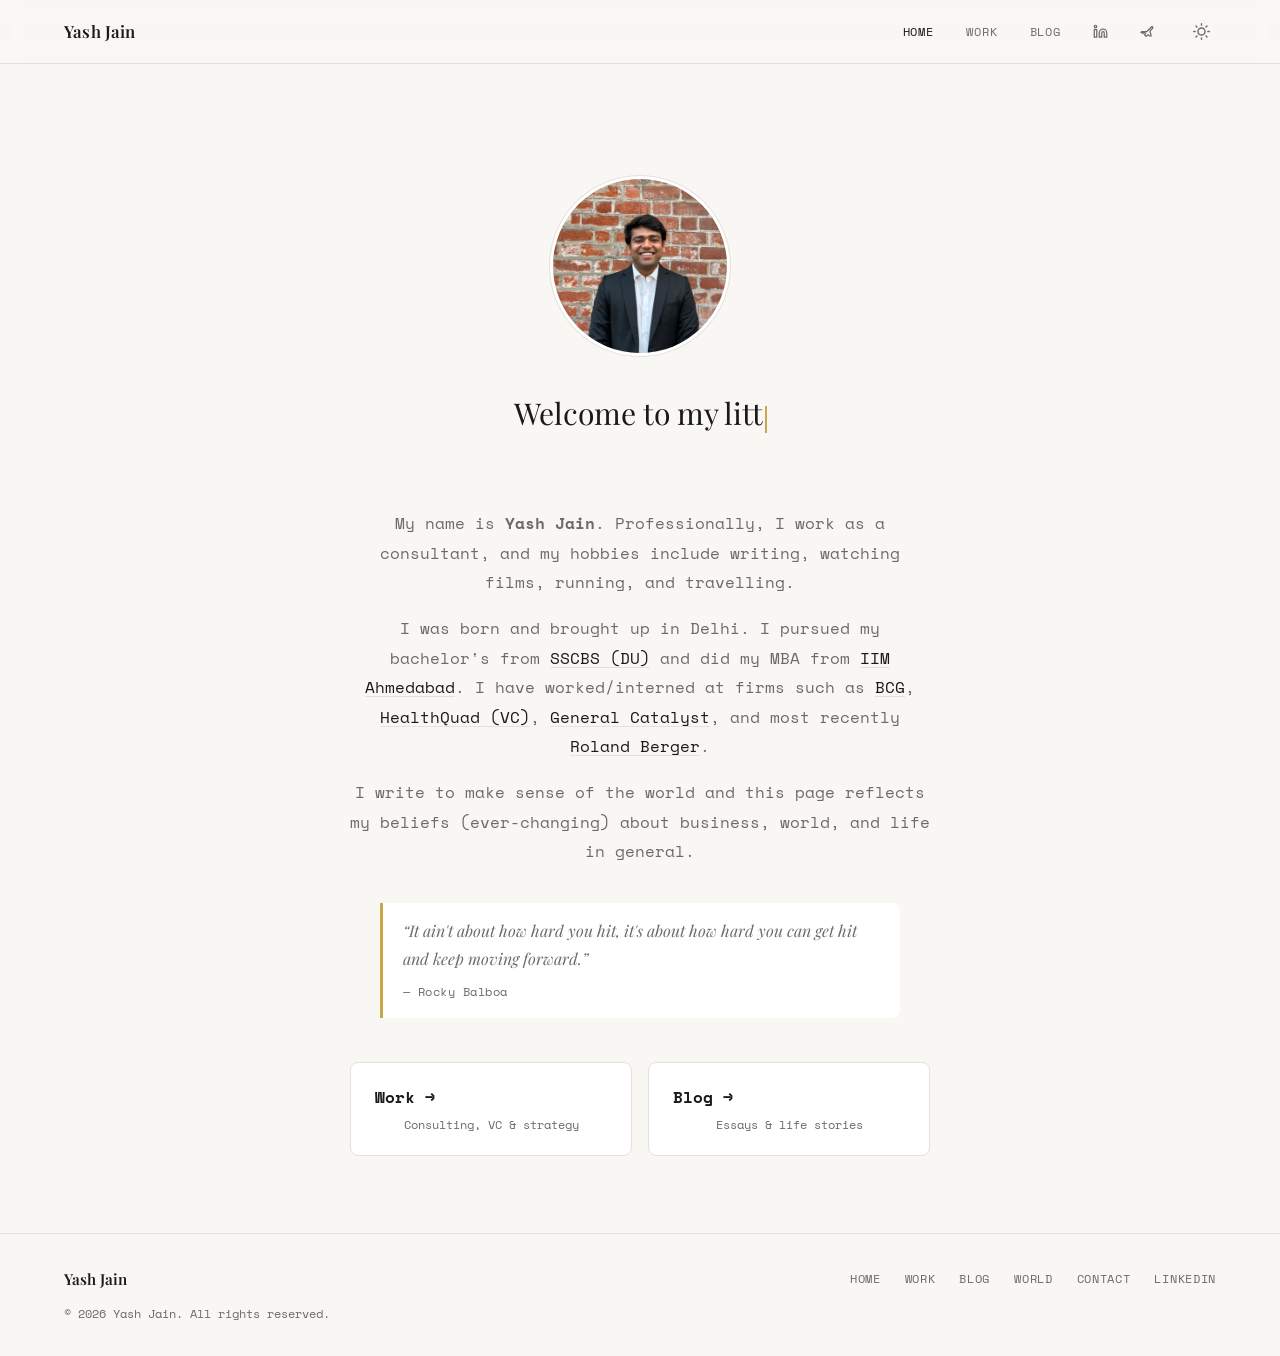
<file: index.html>
<!DOCTYPE html>
<html lang="en" data-theme="light">
<head>
  <script>
    (function () {
      try {
        document.documentElement.dataset.theme =
          localStorage.getItem('theme') || 'light';
      } catch (_) {}
    })();
  </script>
  <meta charset="UTF-8" />
  <meta name="viewport" content="width=device-width, initial-scale=1.0" />
  <title>Yash Jain</title>
  <meta name="description"
    content="Yash Jain — Management Consultant, Writer, and Explorer." />
  <link rel="icon" type="image/svg+xml" href="assets/favicon.svg" />
  <link rel="preconnect" href="https://fonts.googleapis.com" />
  <link rel="preconnect" href="https://fonts.gstatic.com" crossorigin />
  <link rel="stylesheet" href="css/style.css" />
</head>
<body data-page="home">

  <!-- ═══ NAV ═══ -->
  <nav class="nav">
    <a href="index.html" class="nav-logo">Yash Jain</a>

    <div class="nav-right">
      <div class="nav-links">
        <a href="index.html"      data-nav="home">Home</a>
        <a href="work.html"       data-nav="work">Work</a>
        <a href="blog/index.html" data-nav="blog-index">Blog</a>
        <a href="https://www.linkedin.com/in/yash-jain-02a8b918b/"
          target="_blank" rel="noopener noreferrer"
          class="nav-icon-link" aria-label="LinkedIn">
          <svg xmlns="http://www.w3.org/2000/svg" viewBox="0 0 24 24"
            fill="none" stroke="currentColor" stroke-width="2"
            stroke-linecap="round" stroke-linejoin="round">
            <path d="M16 8a6 6 0 0 1 6 6v7h-4v-7a2 2 0 0 0-2-2 2 2 0 0 0-2 2v7h-4v-7a6 6 0 0 1 6-6z"/>
            <rect x="2" y="9" width="4" height="12"/>
            <circle cx="4" cy="4" r="2"/>
          </svg>
        </a>
        <a href="world.html" data-nav="world" class="nav-icon-link" aria-label="World">
          <svg xmlns="http://www.w3.org/2000/svg" viewBox="0 0 24 24"
            fill="none" stroke="currentColor" stroke-width="2"
            stroke-linecap="round" stroke-linejoin="round">
            <path d="M17.8 19.2 16 11l3.5-3.5C21 6 21 4 19 4l-8 8H3l-1.5 1.5L5 15l2-2 2 2-2 2 2.5 2.5L11 19l2-2 2 2z"/>
          </svg>
        </a>
      </div>

      <button class="theme-toggle" id="themeToggle" aria-label="Toggle theme">
        <svg class="icon-sun" xmlns="http://www.w3.org/2000/svg"
          viewBox="0 0 24 24" fill="none" stroke="currentColor"
          stroke-width="2" stroke-linecap="round" stroke-linejoin="round">
          <circle cx="12" cy="12" r="5"/>
          <line x1="12" y1="1"  x2="12" y2="3"/>
          <line x1="12" y1="21" x2="12" y2="23"/>
          <line x1="4.22" y1="4.22"   x2="5.64"  y2="5.64"/>
          <line x1="18.36" y1="18.36" x2="19.78" y2="19.78"/>
          <line x1="1"  y1="12" x2="3"  y2="12"/>
          <line x1="21" y1="12" x2="23" y2="12"/>
          <line x1="4.22"  y1="19.78" x2="5.64"  y2="18.36"/>
          <line x1="18.36" y1="5.64"  x2="19.78" y2="4.22"/>
        </svg>
        <svg class="icon-moon" xmlns="http://www.w3.org/2000/svg"
          viewBox="0 0 24 24" fill="none" stroke="currentColor"
          stroke-width="2" stroke-linecap="round" stroke-linejoin="round">
          <path d="M21 12.79A9 9 0 1 1 11.21 3 7 7 0 0 0 21 12.79z"/>
        </svg>
      </button>

      <button class="hamburger" id="hamburger" aria-label="Open menu"
        aria-expanded="false">
        <span></span><span></span><span></span>
      </button>
    </div>
  </nav>

  <!-- Mobile nav drawer -->
  <div class="nav-mobile" id="navMobile">
    <a href="index.html"      data-nav="home">Home</a>
    <a href="work.html"       data-nav="work">Work</a>
    <a href="blog/index.html" data-nav="blog-index">Blog</a>
    <a href="world.html"      data-nav="world">World</a>
    <a href="contact.html"    data-nav="contact">Contact</a>
  </div>

  <!-- ═══ MAIN ═══ -->
  <main>
    <div class="container">
      <section class="hero">

        <!-- Avatar placeholder — replace initials with <img> once photo is ready -->
        <div class="hero-avatar-hover reveal">
          <div class="hero-avatar">
            <img src="assets/photo.jpg" alt="Yash Jain" />
          </div>
        </div>

        <!-- Typewriter line — text loaded from data/home.md frontmatter -->
        <h1 class="hero-tagline">
          <span id="typewriter"></span><span class="cursor"></span>
        </h1>

        <!-- Bio — rendered from data/home.md body (markdown with links) -->
        <div class="hero-bio fade-in" id="heroBio" style="animation-delay: 0.2s"></div>

        <!-- Quote — rendered from data/home.md frontmatter -->
        <div class="hero-quote fade-in" style="animation-delay: 0.4s">
          <blockquote id="heroQuote"></blockquote>
          <cite id="heroQuoteAuthor"></cite>
        </div>

        <!-- Section navigation cards -->
        <div class="home-sections fade-in" style="animation-delay: 0.6s">
          <a href="work.html" class="home-section-card">
            <div class="home-section-card-title">Work &rarr;</div>
            <div class="home-section-card-desc">Consulting, VC &amp; strategy</div>
          </a>
          <a href="blog/index.html" class="home-section-card">
            <div class="home-section-card-title">Blog &rarr;</div>
            <div class="home-section-card-desc">Essays &amp; life stories</div>
          </a>
        </div>


      </section>
    </div>
  </main>

  <!-- ═══ FOOTER ═══ -->
  <footer>
    <span class="footer-name">Yash Jain</span>
    <div class="footer-links">
      <a href="index.html">Home</a>
      <a href="work.html">Work</a>
      <a href="blog/index.html">Blog</a>
      <a href="world.html">World</a>
      <a href="contact.html">Contact</a>
      <a href="https://www.linkedin.com/in/yash-jain-02a8b918b/"
        target="_blank" rel="noopener noreferrer">LinkedIn</a>
    </div>
    <span class="footer-copy">
      © <span id="footerYear"></span> Yash Jain. All rights reserved.
    </span>
  </footer>

  <script src="js/main.js"></script>
</body>
</html>
</file>
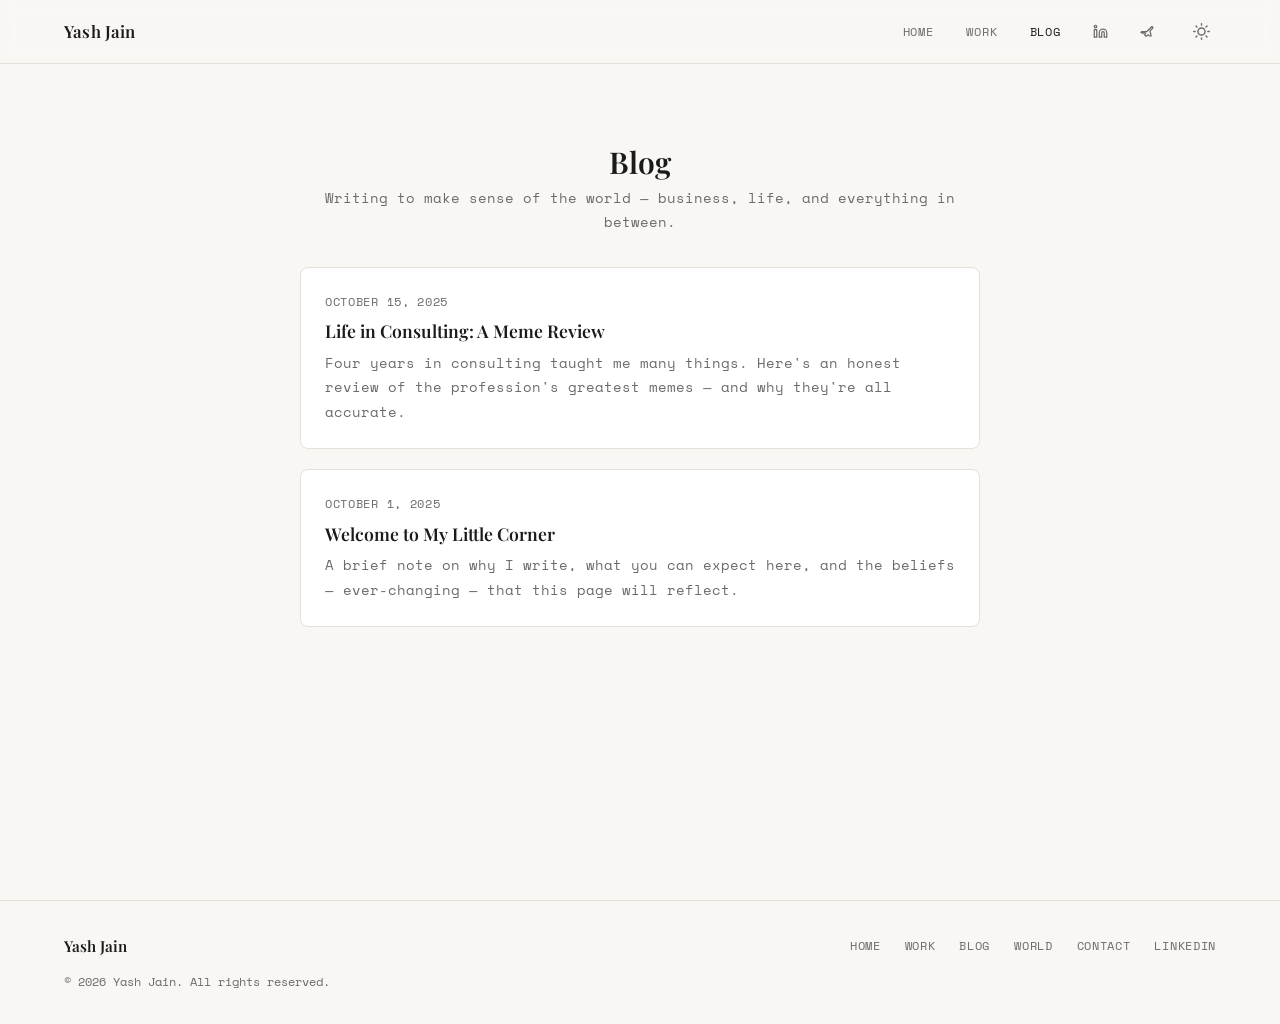
<file: blog/index.html>
<!DOCTYPE html>
<html lang="en" data-theme="light">
<head>
  <script>
    (function () {
      try {
        document.documentElement.dataset.theme =
          localStorage.getItem('theme') || 'light';
      } catch (_) {}
    })();
  </script>
  <meta charset="UTF-8" />
  <meta name="viewport" content="width=device-width, initial-scale=1.0" />
  <title>Blog — Yash Jain</title>
  <meta name="description"
    content="Writing by Yash Jain on business, the world, and life." />
  <link rel="icon" type="image/svg+xml" href="../assets/favicon.svg" />
  <link rel="preconnect" href="https://fonts.googleapis.com" />
  <link rel="preconnect" href="https://fonts.gstatic.com" crossorigin />
  <link rel="stylesheet" href="../css/style.css" />
</head>
<body data-page="blog-index">

  <!-- ═══ NAV ═══ -->
  <nav class="nav">
    <a href="../index.html" class="nav-logo">Yash Jain</a>

    <div class="nav-right">
      <div class="nav-links">
        <a href="../index.html"   data-nav="home">Home</a>
        <a href="../work.html"    data-nav="work">Work</a>
        <a href="index.html"      data-nav="blog-index">Blog</a>
        <a href="https://www.linkedin.com/in/yash-jain-02a8b918b/"
          target="_blank" rel="noopener noreferrer"
          class="nav-icon-link" aria-label="LinkedIn">
          <svg xmlns="http://www.w3.org/2000/svg" viewBox="0 0 24 24"
            fill="none" stroke="currentColor" stroke-width="2"
            stroke-linecap="round" stroke-linejoin="round">
            <path d="M16 8a6 6 0 0 1 6 6v7h-4v-7a2 2 0 0 0-2-2 2 2 0 0 0-2 2v7h-4v-7a6 6 0 0 1 6-6z"/>
            <rect x="2" y="9" width="4" height="12"/>
            <circle cx="4" cy="4" r="2"/>
          </svg>
        </a>
        <a href="../world.html" data-nav="world" class="nav-icon-link" aria-label="World">
          <svg xmlns="http://www.w3.org/2000/svg" viewBox="0 0 24 24"
            fill="none" stroke="currentColor" stroke-width="2"
            stroke-linecap="round" stroke-linejoin="round">
            <path d="M17.8 19.2 16 11l3.5-3.5C21 6 21 4 19 4l-8 8H3l-1.5 1.5L5 15l2-2 2 2-2 2 2.5 2.5L11 19l2-2 2 2z"/>
          </svg>
        </a>
      </div>

      <button class="theme-toggle" id="themeToggle" aria-label="Toggle theme">
        <svg class="icon-sun" xmlns="http://www.w3.org/2000/svg"
          viewBox="0 0 24 24" fill="none" stroke="currentColor"
          stroke-width="2" stroke-linecap="round" stroke-linejoin="round">
          <circle cx="12" cy="12" r="5"/>
          <line x1="12" y1="1"  x2="12" y2="3"/>
          <line x1="12" y1="21" x2="12" y2="23"/>
          <line x1="4.22" y1="4.22"   x2="5.64"  y2="5.64"/>
          <line x1="18.36" y1="18.36" x2="19.78" y2="19.78"/>
          <line x1="1"  y1="12" x2="3"  y2="12"/>
          <line x1="21" y1="12" x2="23" y2="12"/>
          <line x1="4.22"  y1="19.78" x2="5.64"  y2="18.36"/>
          <line x1="18.36" y1="5.64"  x2="19.78" y2="4.22"/>
        </svg>
        <svg class="icon-moon" xmlns="http://www.w3.org/2000/svg"
          viewBox="0 0 24 24" fill="none" stroke="currentColor"
          stroke-width="2" stroke-linecap="round" stroke-linejoin="round">
          <path d="M21 12.79A9 9 0 1 1 11.21 3 7 7 0 0 0 21 12.79z"/>
        </svg>
      </button>

      <button class="hamburger" id="hamburger" aria-label="Open menu"
        aria-expanded="false">
        <span></span><span></span><span></span>
      </button>
    </div>
  </nav>

  <div class="nav-mobile" id="navMobile">
    <a href="../index.html"   data-nav="home">Home</a>
    <a href="../work.html"    data-nav="work">Work</a>
    <a href="index.html"      data-nav="blog-index">Blog</a>
    <a href="../world.html"   data-nav="world">World</a>
    <a href="../contact.html" data-nav="contact">Contact</a>
  </div>

  <!-- ═══ MAIN ═══ -->
  <main>
    <div class="container">

      <div class="page-header" style="display: block; padding-bottom: 2rem;">
        <h1 class="section-title">Blog</h1>
        <p class="section-subtitle">
          Writing to make sense of the world — business, life, and everything
          in between.
        </p>
      </div>

      <!-- Cards are injected here by main.js -->
      <div class="blog-grid" id="blogGrid">
        <p class="loading">Loading posts…</p>
      </div>

    </div>
  </main>

  <!-- ═══ FOOTER ═══ -->
  <footer>
    <span class="footer-name">Yash Jain</span>
    <div class="footer-links">
      <a href="../index.html">Home</a>
      <a href="../work.html">Work</a>
      <a href="index.html">Blog</a>
      <a href="../world.html">World</a>
      <a href="../contact.html">Contact</a>
      <a href="https://www.linkedin.com/in/yash-jain-02a8b918b/"
        target="_blank" rel="noopener noreferrer">LinkedIn</a>
    </div>
    <span class="footer-copy">
      © <span id="footerYear"></span> Yash Jain. All rights reserved.
    </span>
  </footer>

  <script src="../js/main.js"></script>
</body>
</html>
</file>
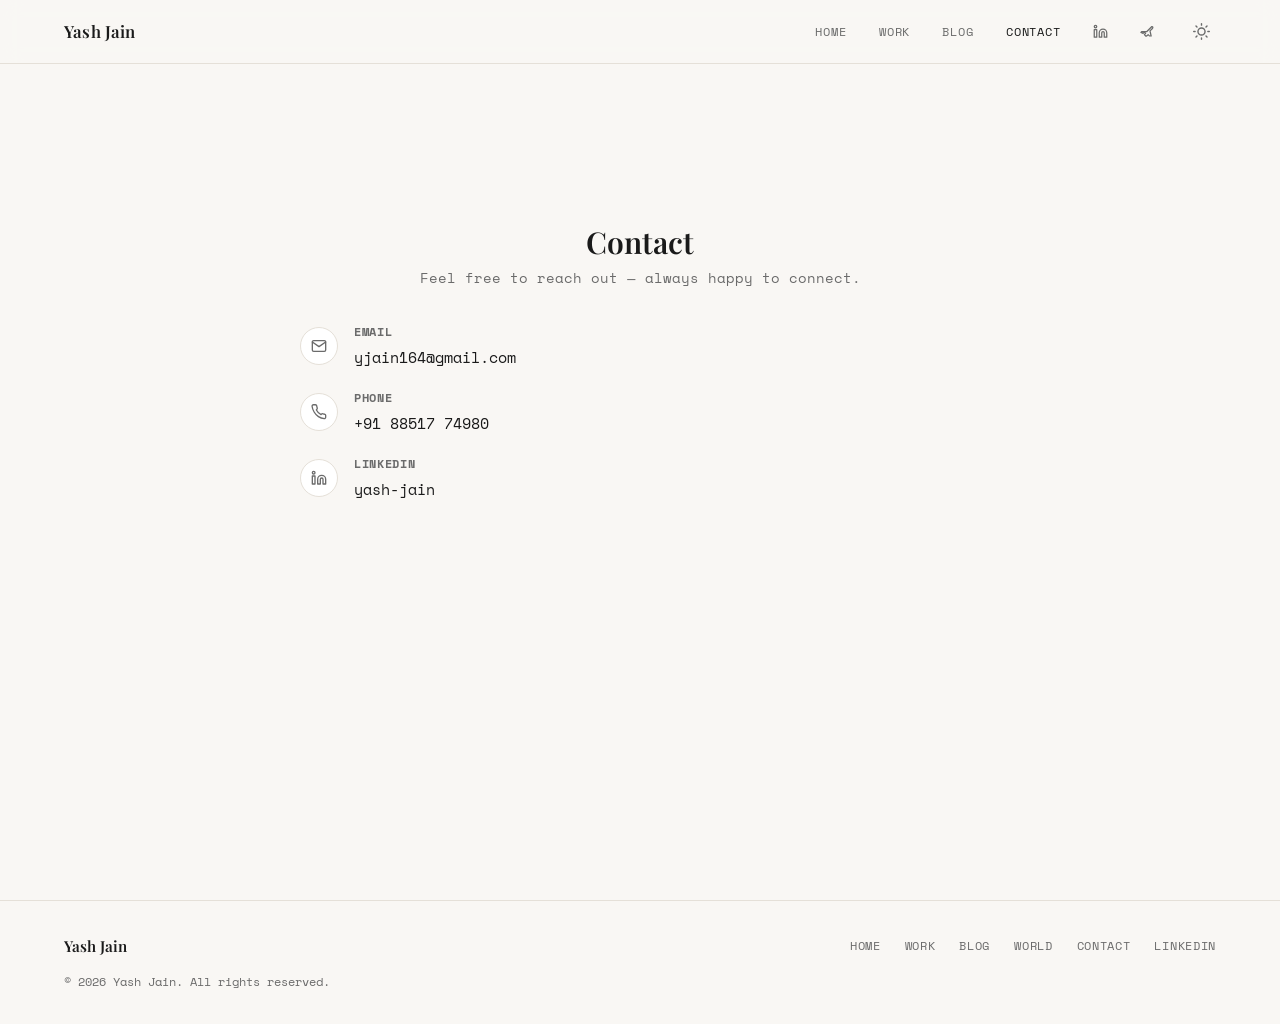
<file: contact.html>
<!DOCTYPE html>
<html lang="en" data-theme="light">
<head>
  <script>
    (function () {
      try {
        document.documentElement.dataset.theme =
          localStorage.getItem('theme') || 'light';
      } catch (_) {}
    })();
  </script>
  <meta charset="UTF-8" />
  <meta name="viewport" content="width=device-width, initial-scale=1.0" />
  <title>Contact — Yash Jain</title>
  <meta name="description" content="Get in touch with Yash Jain." />
  <link rel="icon" type="image/svg+xml" href="assets/favicon.svg" />
  <link rel="preconnect" href="https://fonts.googleapis.com" />
  <link rel="preconnect" href="https://fonts.gstatic.com" crossorigin />
  <link rel="stylesheet" href="css/style.css" />
</head>
<body data-page="contact">

  <!-- ═══ NAV ═══ -->
  <nav class="nav">
    <a href="index.html" class="nav-logo">Yash Jain</a>

    <div class="nav-right">
      <div class="nav-links">
        <a href="index.html"      data-nav="home">Home</a>
        <a href="work.html"       data-nav="work">Work</a>
        <a href="blog/index.html" data-nav="blog-index">Blog</a>
        <a href="contact.html"    data-nav="contact">Contact</a>
        <a href="https://www.linkedin.com/in/yash-jain-02a8b918b/"
          target="_blank" rel="noopener noreferrer"
          class="nav-icon-link" aria-label="LinkedIn">
          <svg xmlns="http://www.w3.org/2000/svg" viewBox="0 0 24 24"
            fill="none" stroke="currentColor" stroke-width="2"
            stroke-linecap="round" stroke-linejoin="round">
            <path d="M16 8a6 6 0 0 1 6 6v7h-4v-7a2 2 0 0 0-2-2 2 2 0 0 0-2 2v7h-4v-7a6 6 0 0 1 6-6z"/>
            <rect x="2" y="9" width="4" height="12"/>
            <circle cx="4" cy="4" r="2"/>
          </svg>
        </a>
        <a href="world.html" data-nav="world" class="nav-icon-link" aria-label="World">
          <svg xmlns="http://www.w3.org/2000/svg" viewBox="0 0 24 24"
            fill="none" stroke="currentColor" stroke-width="2"
            stroke-linecap="round" stroke-linejoin="round">
            <path d="M17.8 19.2 16 11l3.5-3.5C21 6 21 4 19 4l-8 8H3l-1.5 1.5L5 15l2-2 2 2-2 2 2.5 2.5L11 19l2-2 2 2z"/>
          </svg>
        </a>
      </div>

      <button class="theme-toggle" id="themeToggle" aria-label="Toggle theme">
        <svg class="icon-sun" xmlns="http://www.w3.org/2000/svg"
          viewBox="0 0 24 24" fill="none" stroke="currentColor"
          stroke-width="2" stroke-linecap="round" stroke-linejoin="round">
          <circle cx="12" cy="12" r="5"/>
          <line x1="12" y1="1"  x2="12" y2="3"/>
          <line x1="12" y1="21" x2="12" y2="23"/>
          <line x1="4.22" y1="4.22"   x2="5.64"  y2="5.64"/>
          <line x1="18.36" y1="18.36" x2="19.78" y2="19.78"/>
          <line x1="1"  y1="12" x2="3"  y2="12"/>
          <line x1="21" y1="12" x2="23" y2="12"/>
          <line x1="4.22"  y1="19.78" x2="5.64"  y2="18.36"/>
          <line x1="18.36" y1="5.64"  x2="19.78" y2="4.22"/>
        </svg>
        <svg class="icon-moon" xmlns="http://www.w3.org/2000/svg"
          viewBox="0 0 24 24" fill="none" stroke="currentColor"
          stroke-width="2" stroke-linecap="round" stroke-linejoin="round">
          <path d="M21 12.79A9 9 0 1 1 11.21 3 7 7 0 0 0 21 12.79z"/>
        </svg>
      </button>

      <button class="hamburger" id="hamburger" aria-label="Open menu"
        aria-expanded="false">
        <span></span><span></span><span></span>
      </button>
    </div>
  </nav>

  <div class="nav-mobile" id="navMobile">
    <a href="index.html"      data-nav="home">Home</a>
    <a href="work.html"       data-nav="work">Work</a>
    <a href="blog/index.html" data-nav="blog-index">Blog</a>
    <a href="world.html"      data-nav="world">World</a>
    <a href="contact.html"    data-nav="contact">Contact</a>
  </div>

  <!-- ═══ MAIN ═══ -->
  <main>
    <div class="container">
      <section class="contact-section">

        <div class="page-header" style="padding-bottom: 0; display: block;">
          <h1 class="section-title">Contact</h1>
          <p class="section-subtitle">
            Feel free to reach out — always happy to connect.
          </p>
        </div>

        <ul class="contact-list">

          <!-- Email — update to Yash's real email -->
          <li class="contact-item">
            <div class="contact-icon">
              <svg xmlns="http://www.w3.org/2000/svg" viewBox="0 0 24 24"
                fill="none" stroke="currentColor" stroke-width="2"
                stroke-linecap="round" stroke-linejoin="round">
                <path d="M4 4h16c1.1 0 2 .9 2 2v12c0 1.1-.9 2-2 2H4c-1.1 0-2-.9-2-2V6c0-1.1.9-2 2-2z"/>
                <polyline points="22,6 12,13 2,6"/>
              </svg>
            </div>
            <div>
              <span class="contact-label">Email</span>
              <!-- Replace with Yash's real email address -->
              <a class="contact-value"
                href="mailto:yjain164@gmail.com">
                yjain164@gmail.com
              </a>
            </div>
          </li>

          <!-- Phone — update to Yash's real number -->
          <li class="contact-item">
            <div class="contact-icon">
              <svg xmlns="http://www.w3.org/2000/svg" viewBox="0 0 24 24"
                fill="none" stroke="currentColor" stroke-width="2"
                stroke-linecap="round" stroke-linejoin="round">
                <path d="M22 16.92v3a2 2 0 0 1-2.18 2 19.79 19.79 0 0 1-8.63-3.07A19.5 19.5 0 0 1 4.69 12a19.79 19.79 0 0 1-3.07-8.67A2 2 0 0 1 3.59 1.18h3a2 2 0 0 1 2 1.72 12.84 12.84 0 0 0 .7 2.81 2 2 0 0 1-.45 2.11L8.09 8.91A16 16 0 0 0 15.09 15.91l.8-.8a2 2 0 0 1 2.11-.45 12.84 12.84 0 0 0 2.81.7A2 2 0 0 1 22 16.92z"/>
              </svg>
            </div>
            <div>
              <span class="contact-label">Phone</span>
              <!-- Replace with Yash's real phone number -->
              <a class="contact-value" href="tel:+918851774980">
                +91 88517 74980
              </a>
            </div>
          </li>

          <!-- LinkedIn -->
          <li class="contact-item">
            <div class="contact-icon">
              <svg xmlns="http://www.w3.org/2000/svg" viewBox="0 0 24 24"
                fill="none" stroke="currentColor" stroke-width="2"
                stroke-linecap="round" stroke-linejoin="round">
                <path d="M16 8a6 6 0 0 1 6 6v7h-4v-7a2 2 0 0 0-2-2 2 2 0 0 0-2 2v7h-4v-7a6 6 0 0 1 6-6z"/>
                <rect x="2" y="9" width="4" height="12"/>
                <circle cx="4" cy="4" r="2"/>
              </svg>
            </div>
            <div>
              <span class="contact-label">LinkedIn</span>
              <a class="contact-value"
                href="https://www.linkedin.com/in/yash-jain-02a8b918b/"
                target="_blank" rel="noopener noreferrer">
                yash-jain
              </a>
            </div>
          </li>

        </ul>
      </section>
    </div>
  </main>

  <!-- ═══ FOOTER ═══ -->
  <footer>
    <span class="footer-name">Yash Jain</span>
    <div class="footer-links">
      <a href="index.html">Home</a>
      <a href="work.html">Work</a>
      <a href="blog/index.html">Blog</a>
      <a href="world.html">World</a>
      <a href="contact.html">Contact</a>
      <a href="https://www.linkedin.com/in/yash-jain-02a8b918b/"
        target="_blank" rel="noopener noreferrer">LinkedIn</a>
    </div>
    <span class="footer-copy">
      © <span id="footerYear"></span> Yash Jain. All rights reserved.
    </span>
  </footer>

  <script src="js/main.js"></script>
</body>
</html>
</file>
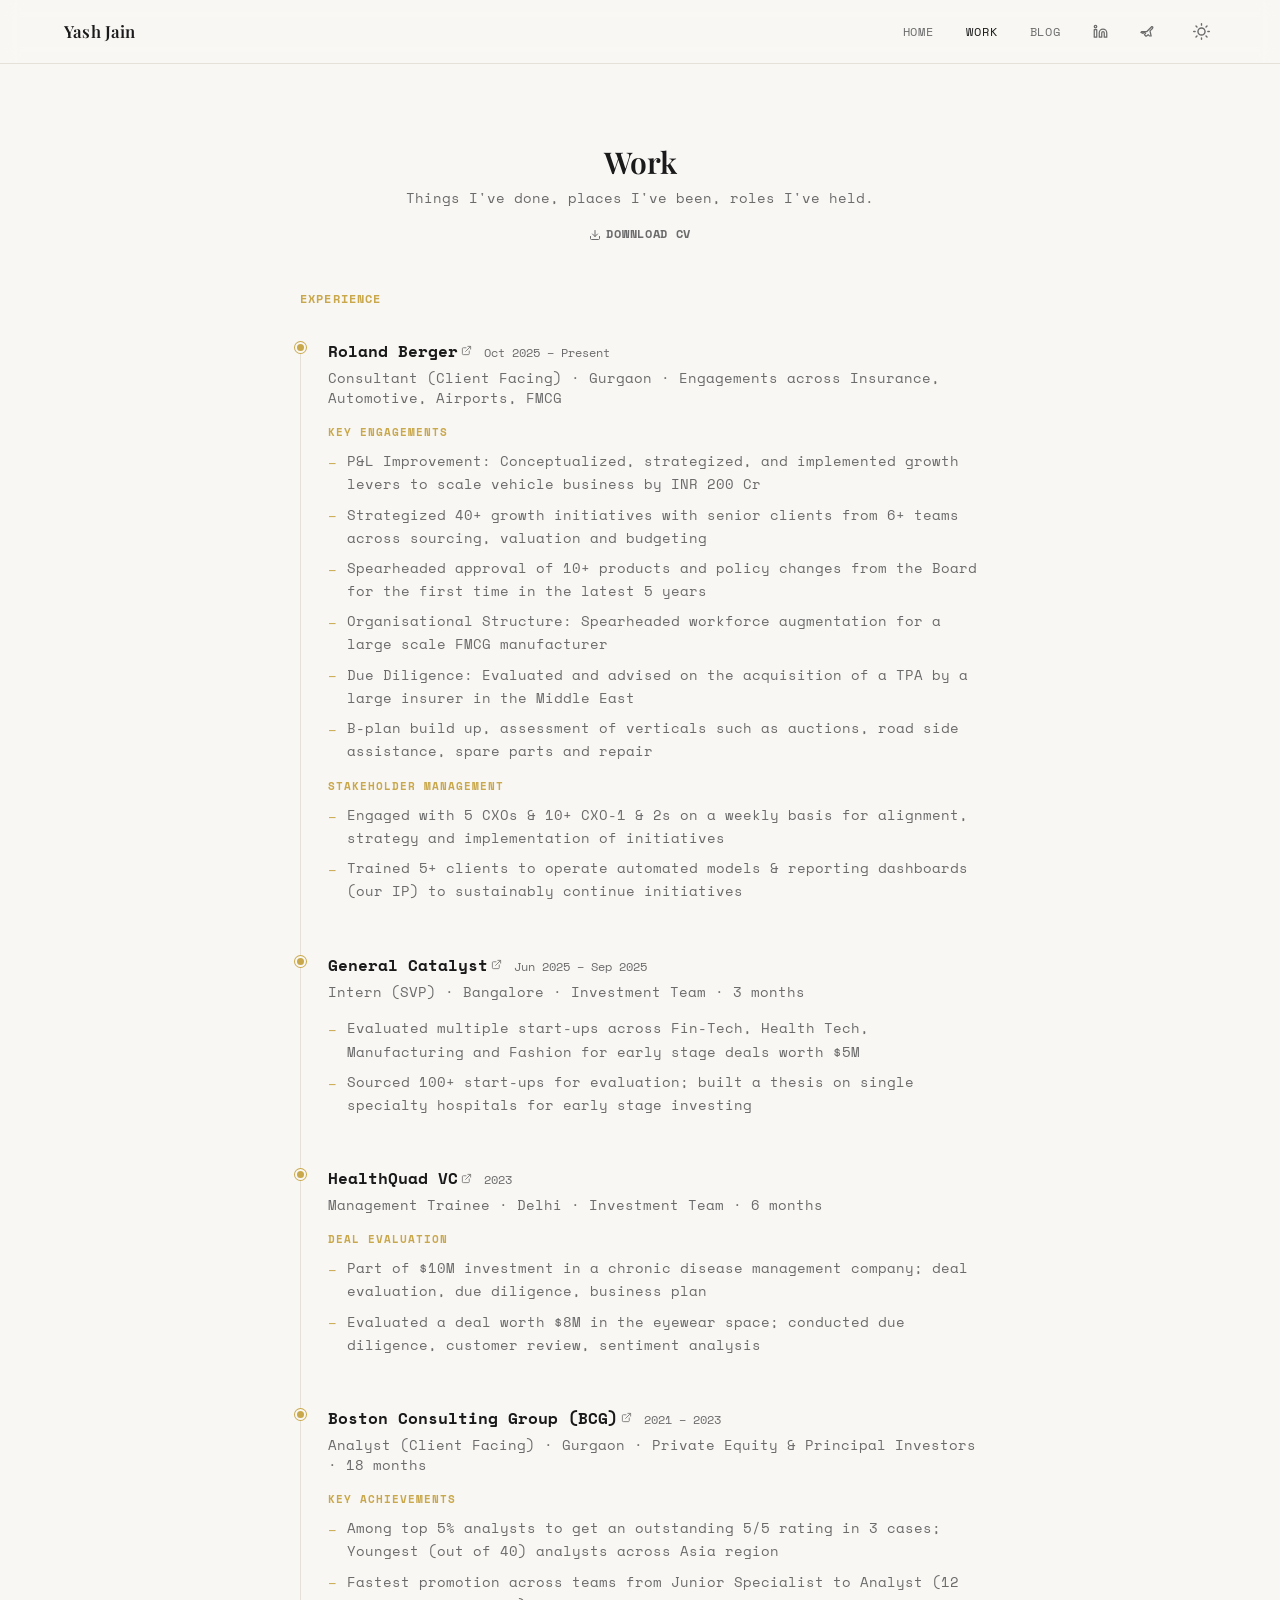
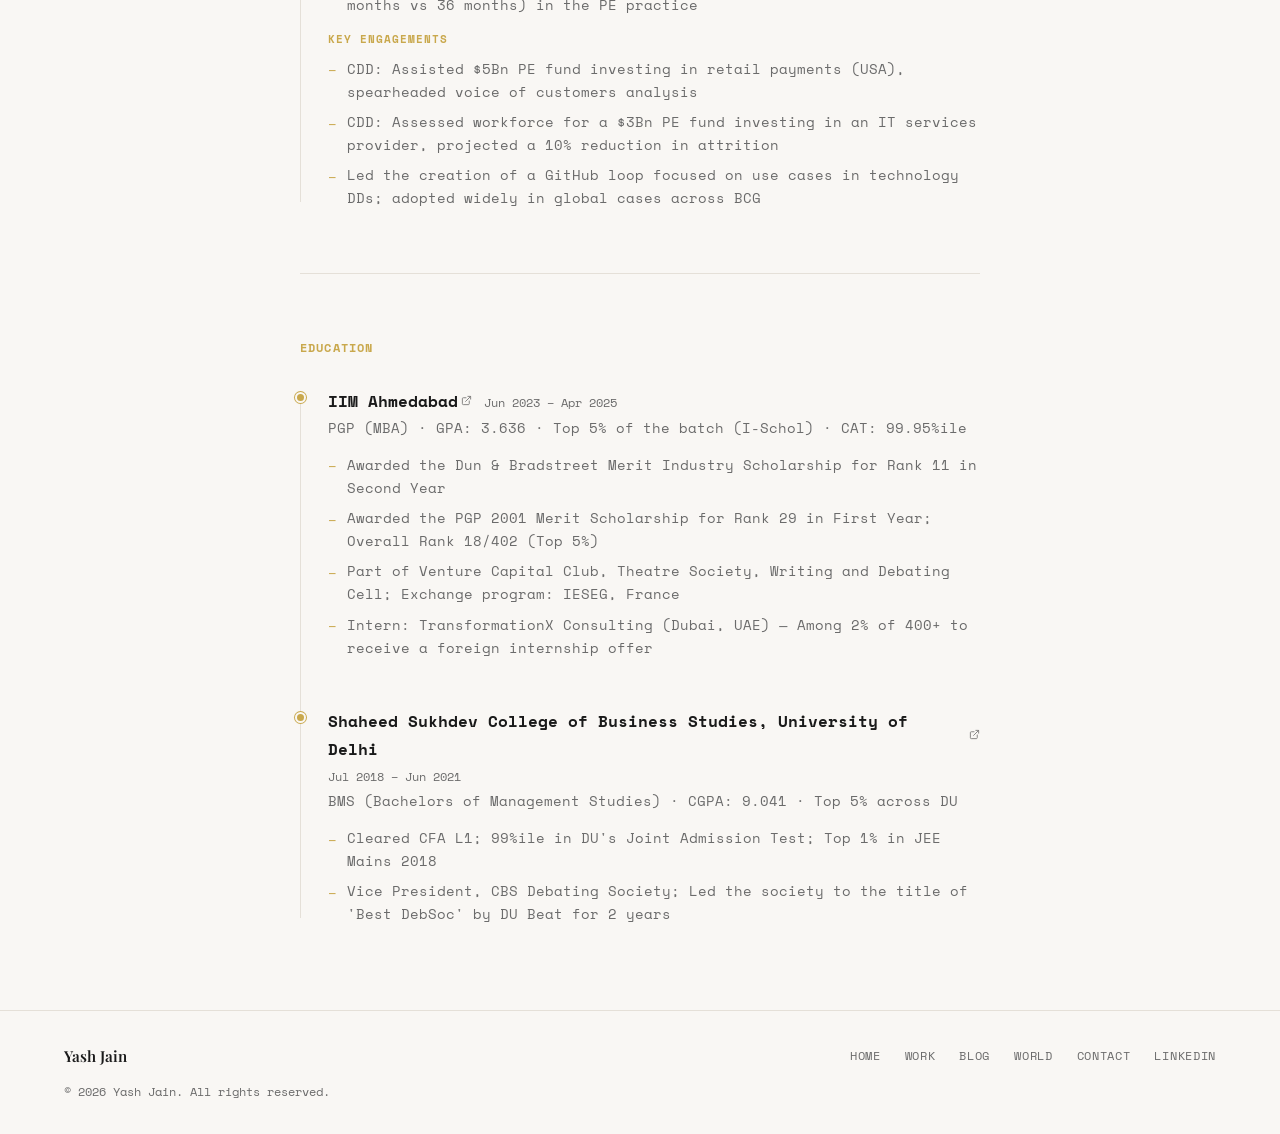
<file: work.html>
<!DOCTYPE html>
<html lang="en" data-theme="light">
<head>
  <script>
    (function () {
      try {
        document.documentElement.dataset.theme =
          localStorage.getItem('theme') || 'light';
      } catch (_) {}
    })();
  </script>
  <meta charset="UTF-8" />
  <meta name="viewport" content="width=device-width, initial-scale=1.0" />
  <title>Work — Yash Jain</title>
  <meta name="description"
    content="Yash Jain's professional experience and education." />
  <link rel="icon" type="image/svg+xml" href="assets/favicon.svg" />
  <link rel="preconnect" href="https://fonts.googleapis.com" />
  <link rel="preconnect" href="https://fonts.gstatic.com" crossorigin />
  <link rel="stylesheet" href="css/style.css" />
</head>
<body data-page="work">

  <!-- ═══ NAV ═══ -->
  <nav class="nav">
    <a href="index.html" class="nav-logo">Yash Jain</a>

    <div class="nav-right">
      <div class="nav-links">
        <a href="index.html"      data-nav="home">Home</a>
        <a href="work.html"       data-nav="work">Work</a>
        <a href="blog/index.html" data-nav="blog-index">Blog</a>
        <a href="https://www.linkedin.com/in/yash-jain-02a8b918b/"
          target="_blank" rel="noopener noreferrer"
          class="nav-icon-link" aria-label="LinkedIn">
          <svg xmlns="http://www.w3.org/2000/svg" viewBox="0 0 24 24"
            fill="none" stroke="currentColor" stroke-width="2"
            stroke-linecap="round" stroke-linejoin="round">
            <path d="M16 8a6 6 0 0 1 6 6v7h-4v-7a2 2 0 0 0-2-2 2 2 0 0 0-2 2v7h-4v-7a6 6 0 0 1 6-6z"/>
            <rect x="2" y="9" width="4" height="12"/>
            <circle cx="4" cy="4" r="2"/>
          </svg>
        </a>
        <a href="world.html" data-nav="world" class="nav-icon-link" aria-label="World">
          <svg xmlns="http://www.w3.org/2000/svg" viewBox="0 0 24 24"
            fill="none" stroke="currentColor" stroke-width="2"
            stroke-linecap="round" stroke-linejoin="round">
            <path d="M17.8 19.2 16 11l3.5-3.5C21 6 21 4 19 4l-8 8H3l-1.5 1.5L5 15l2-2 2 2-2 2 2.5 2.5L11 19l2-2 2 2z"/>
          </svg>
        </a>
      </div>

      <button class="theme-toggle" id="themeToggle" aria-label="Toggle theme">
        <svg class="icon-sun" xmlns="http://www.w3.org/2000/svg"
          viewBox="0 0 24 24" fill="none" stroke="currentColor"
          stroke-width="2" stroke-linecap="round" stroke-linejoin="round">
          <circle cx="12" cy="12" r="5"/>
          <line x1="12" y1="1"  x2="12" y2="3"/>
          <line x1="12" y1="21" x2="12" y2="23"/>
          <line x1="4.22" y1="4.22"   x2="5.64"  y2="5.64"/>
          <line x1="18.36" y1="18.36" x2="19.78" y2="19.78"/>
          <line x1="1"  y1="12" x2="3"  y2="12"/>
          <line x1="21" y1="12" x2="23" y2="12"/>
          <line x1="4.22"  y1="19.78" x2="5.64"  y2="18.36"/>
          <line x1="18.36" y1="5.64"  x2="19.78" y2="4.22"/>
        </svg>
        <svg class="icon-moon" xmlns="http://www.w3.org/2000/svg"
          viewBox="0 0 24 24" fill="none" stroke="currentColor"
          stroke-width="2" stroke-linecap="round" stroke-linejoin="round">
          <path d="M21 12.79A9 9 0 1 1 11.21 3 7 7 0 0 0 21 12.79z"/>
        </svg>
      </button>

      <button class="hamburger" id="hamburger" aria-label="Open menu"
        aria-expanded="false">
        <span></span><span></span><span></span>
      </button>
    </div>
  </nav>

  <div class="nav-mobile" id="navMobile">
    <a href="index.html"      data-nav="home">Home</a>
    <a href="work.html"       data-nav="work">Work</a>
    <a href="blog/index.html" data-nav="blog-index">Blog</a>
    <a href="world.html"      data-nav="world">World</a>
    <a href="contact.html"    data-nav="contact">Contact</a>
  </div>

  <!-- ═══ MAIN ═══ -->
  <main>
    <div class="container">

      <!-- Page header + download -->
      <div class="page-header">
        <h1 class="section-title">Work</h1>
        <p class="section-subtitle">
          Things I've done, places I've been, roles I've held.
        </p>
        <!-- Drop resume.pdf in the repo root to activate this link -->
        <a href="resume.pdf" download class="btn-download">
          <svg xmlns="http://www.w3.org/2000/svg" viewBox="0 0 24 24"
            fill="none" stroke="currentColor" stroke-width="2"
            stroke-linecap="round" stroke-linejoin="round">
            <path d="M21 15v4a2 2 0 0 1-2 2H5a2 2 0 0 1-2-2v-4"/>
            <polyline points="7 10 12 15 17 10"/>
            <line x1="12" y1="15" x2="12" y2="3"/>
          </svg>
          Download CV
        </a>
      </div>

      <!-- ─── EXPERIENCE — rendered from data/resume.json by main.js ─── -->
      <div class="timeline-group-label">Experience</div>
      <div class="timeline" id="experienceTimeline">
        <p class="loading">Loading…</p>
      </div>

      <div class="divider"></div>

      <!-- ─── EDUCATION — rendered from data/resume.json by main.js ─── -->
      <div class="timeline-group-label">Education</div>
      <div class="timeline" id="educationTimeline">
        <p class="loading">Loading…</p>
      </div>

      <!-- bottom padding -->
      <div style="height: clamp(3rem, 6vw, 5rem)"></div>

    </div><!-- /container -->
  </main>

  <!-- ═══ FOOTER ═══ -->
  <footer>
    <span class="footer-name">Yash Jain</span>
    <div class="footer-links">
      <a href="index.html">Home</a>
      <a href="work.html">Work</a>
      <a href="blog/index.html">Blog</a>
      <a href="world.html">World</a>
      <a href="contact.html">Contact</a>
      <a href="https://www.linkedin.com/in/yash-jain-02a8b918b/"
        target="_blank" rel="noopener noreferrer">LinkedIn</a>
    </div>
    <span class="footer-copy">
      © <span id="footerYear"></span> Yash Jain. All rights reserved.
    </span>
  </footer>

  <script src="js/main.js"></script>
</body>
</html>
</file>
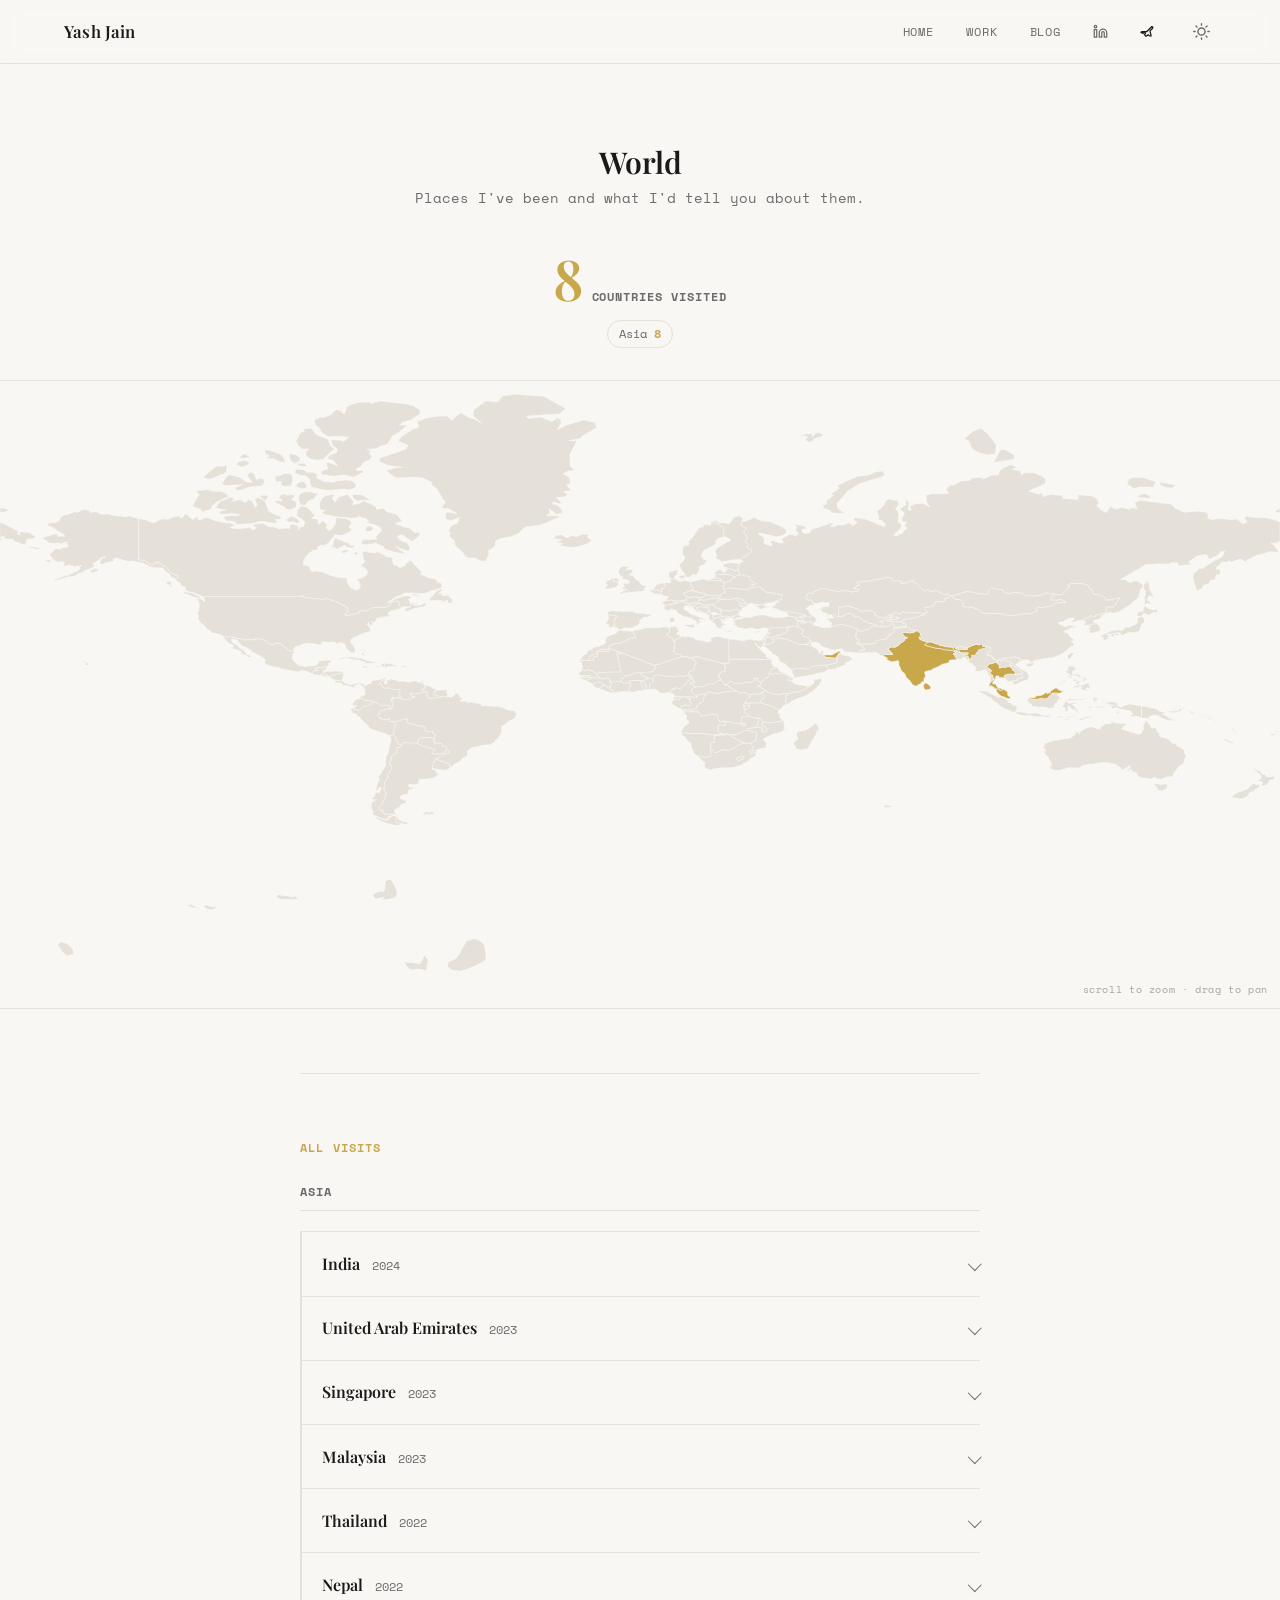
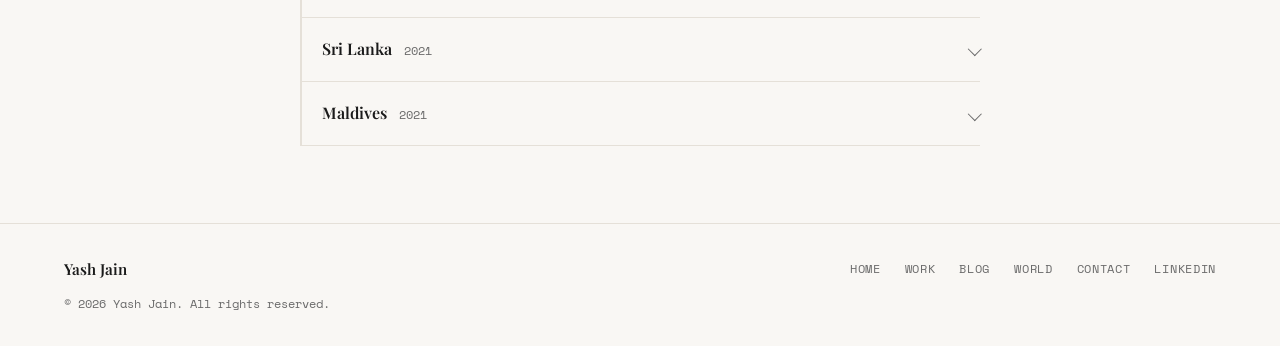
<file: world.html>
<!DOCTYPE html>
<html lang="en" data-theme="light">
<head>
  <script>
    (function () {
      try {
        document.documentElement.dataset.theme =
          localStorage.getItem('theme') || 'light';
      } catch (_) {}
    })();
  </script>
  <meta charset="UTF-8" />
  <meta name="viewport" content="width=device-width, initial-scale=1.0" />
  <title>World — Yash Jain</title>
  <meta name="description" content="Countries Yash Jain has visited, with highlights and recommendations." />
  <link rel="icon" type="image/svg+xml" href="assets/favicon.svg" />
  <link rel="preconnect" href="https://fonts.googleapis.com" />
  <link rel="preconnect" href="https://fonts.gstatic.com" crossorigin />
  <link rel="stylesheet" href="css/style.css" />
</head>
<body data-page="world">

  <!-- ═══ NAV ═══ -->
  <nav class="nav">
    <a href="index.html" class="nav-logo">Yash Jain</a>

    <div class="nav-right">
      <div class="nav-links">
        <a href="index.html"      data-nav="home">Home</a>
        <a href="work.html"       data-nav="work">Work</a>
        <a href="blog/index.html" data-nav="blog-index">Blog</a>
        <a href="https://www.linkedin.com/in/yash-jain-02a8b918b/"
          target="_blank" rel="noopener noreferrer"
          class="nav-icon-link" aria-label="LinkedIn">
          <svg xmlns="http://www.w3.org/2000/svg" viewBox="0 0 24 24"
            fill="none" stroke="currentColor" stroke-width="2"
            stroke-linecap="round" stroke-linejoin="round">
            <path d="M16 8a6 6 0 0 1 6 6v7h-4v-7a2 2 0 0 0-2-2 2 2 0 0 0-2 2v7h-4v-7a6 6 0 0 1 6-6z"/>
            <rect x="2" y="9" width="4" height="12"/>
            <circle cx="4" cy="4" r="2"/>
          </svg>
        </a>
        <a href="world.html" data-nav="world" class="nav-icon-link" aria-label="World">
          <svg xmlns="http://www.w3.org/2000/svg" viewBox="0 0 24 24"
            fill="none" stroke="currentColor" stroke-width="2"
            stroke-linecap="round" stroke-linejoin="round">
            <path d="M17.8 19.2 16 11l3.5-3.5C21 6 21 4 19 4l-8 8H3l-1.5 1.5L5 15l2-2 2 2-2 2 2.5 2.5L11 19l2-2 2 2z"/>
          </svg>
        </a>
      </div>

      <button class="theme-toggle" id="themeToggle" aria-label="Toggle theme">
        <svg class="icon-sun" xmlns="http://www.w3.org/2000/svg"
          viewBox="0 0 24 24" fill="none" stroke="currentColor"
          stroke-width="2" stroke-linecap="round" stroke-linejoin="round">
          <circle cx="12" cy="12" r="5"/>
          <line x1="12" y1="1"  x2="12" y2="3"/>
          <line x1="12" y1="21" x2="12" y2="23"/>
          <line x1="4.22" y1="4.22"   x2="5.64"  y2="5.64"/>
          <line x1="18.36" y1="18.36" x2="19.78" y2="19.78"/>
          <line x1="1"  y1="12" x2="3"  y2="12"/>
          <line x1="21" y1="12" x2="23" y2="12"/>
          <line x1="4.22"  y1="19.78" x2="5.64"  y2="18.36"/>
          <line x1="18.36" y1="5.64"  x2="19.78" y2="4.22"/>
        </svg>
        <svg class="icon-moon" xmlns="http://www.w3.org/2000/svg"
          viewBox="0 0 24 24" fill="none" stroke="currentColor"
          stroke-width="2" stroke-linecap="round" stroke-linejoin="round">
          <path d="M21 12.79A9 9 0 1 1 11.21 3 7 7 0 0 0 21 12.79z"/>
        </svg>
      </button>

      <button class="hamburger" id="hamburger" aria-label="Open menu"
        aria-expanded="false">
        <span></span><span></span><span></span>
      </button>
    </div>
  </nav>

  <div class="nav-mobile" id="navMobile">
    <a href="index.html"      data-nav="home">Home</a>
    <a href="work.html"       data-nav="work">Work</a>
    <a href="blog/index.html" data-nav="blog-index">Blog</a>
    <a href="world.html"      data-nav="world">World</a>
    <a href="contact.html"    data-nav="contact">Contact</a>
  </div>

  <!-- ═══ MAIN ═══ -->
  <main>

    <!-- Header + counter: inside container -->
    <div class="container">
      <div class="page-header">
        <h1 class="section-title">World</h1>
        <p class="section-subtitle">Places I've been and what I'd tell you about them.</p>
      </div>

      <div class="world-stats">
        <div class="world-counter">
          <span class="world-counter-number" id="counterNumber">0</span>
          <span class="world-counter-label">countries visited</span>
        </div>
        <div class="world-continents" id="continentBreakdown"></div>
      </div>
    </div>

    <!-- Map: full-width, outside container -->
    <div class="world-map-outer">
      <svg class="world-map-svg" id="worldMap" viewBox="0 10 960 470"
        xmlns="http://www.w3.org/2000/svg" aria-label="World map">
        <g id="mapCountries"></g>
      </svg>
      <div class="map-zoom-hint">scroll to zoom · drag to pan</div>
    </div>

    <!-- Country list: back inside container -->
    <div class="container">
      <div class="divider"></div>
      <div class="world-list-label">All visits</div>
      <div class="world-list" id="worldList"></div>
      <div style="height: clamp(3rem, 6vw, 5rem)"></div>
    </div>

  </main>

  <!-- Hover card: fixed to viewport so it can never be clipped -->
  <div class="map-card" id="mapCard" aria-live="polite"></div>

  <!-- ═══ FOOTER ═══ -->
  <footer>
    <span class="footer-name">Yash Jain</span>
    <div class="footer-links">
      <a href="index.html">Home</a>
      <a href="work.html">Work</a>
      <a href="blog/index.html">Blog</a>
      <a href="world.html">World</a>
      <a href="contact.html">Contact</a>
      <a href="https://www.linkedin.com/in/yash-jain-02a8b918b/"
        target="_blank" rel="noopener noreferrer">LinkedIn</a>
    </div>
    <span class="footer-copy">
      © <span id="footerYear"></span> Yash Jain. All rights reserved.
    </span>
  </footer>

  <script src="js/main.js"></script>
</body>
</html>
</file>
<file: css/style.css>
@import url('https://fonts.googleapis.com/css2?family=Space+Mono:ital,wght@0,400;0,700;1,400&family=Playfair+Display:ital,wght@0,400;0,600;1,400&display=swap');

/* ═══════════════════════════════════════════
   DESIGN TOKENS — change everything from here
   ═══════════════════════════════════════════ */
:root {
  /* Colors */
  --color-bg:        #F9F7F4;
  --color-surface:   #FFFFFF;
  --color-text-1:    #1A1A1A;
  --color-text-2:    #6B6B6B;
  --color-accent:    #C9A84C;
  --color-border:    #E5E0D8;
  --color-nav-bg:    rgba(249, 247, 244, 0.88);

  /* Typography */
  --font-sans:  'Space Mono', 'Courier New', monospace;
  --font-serif: 'Playfair Display', Georgia, serif;

  /* Layout */
  --nav-height: 64px;
  --max-width:  760px;
  --radius:     8px;

  /* Motion */
  --ease: 0.2s ease;
}

[data-theme="dark"] {
  --color-bg:      #111111;
  --color-surface: #1C1C1C;
  --color-text-1:  #EFEFEF;
  --color-text-2:  #9A9A9A;
  --color-border:  #2C2C2C;
  --color-nav-bg:  rgba(17, 17, 17, 0.88);
}

/* ═══ Reset ═══ */
*, *::before, *::after {
  box-sizing: border-box;
  margin: 0;
  padding: 0;
}

html {
  scroll-behavior: smooth;
}

body {
  font-family: var(--font-sans);
  background: var(--color-bg);
  color: var(--color-text-1);
  line-height: 1.75;
  -webkit-font-smoothing: antialiased;
  transition: background var(--ease), color var(--ease);
}

a {
  color: inherit;
  text-decoration: none;
}

img {
  display: block;
  max-width: 100%;
}

ul {
  list-style: none;
}

/* ═══════════════════════════════════════════
   NAV
   ═══════════════════════════════════════════ */
.nav {
  position: fixed;
  top: 0; left: 0; right: 0;
  z-index: 100;
  height: var(--nav-height);
  background: var(--color-nav-bg);
  backdrop-filter: blur(10px);
  -webkit-backdrop-filter: blur(10px);
  border-bottom: 1px solid var(--color-border);
  display: flex;
  align-items: center;
  justify-content: space-between;
  padding: 0 clamp(1.5rem, 5vw, 4rem);
  transition: background var(--ease), border-color var(--ease);
}

.nav-logo {
  font-family: var(--font-serif);
  font-size: 1.05rem;
  font-weight: 600;
  letter-spacing: 0.01em;
  color: var(--color-text-1);
  transition: color var(--ease);
}

.nav-logo:hover {
  color: var(--color-accent);
}

.nav-right {
  display: flex;
  align-items: center;
  gap: 2rem;
}

.nav-links {
  display: flex;
  align-items: center;
  gap: 2rem;
}

.nav-links a {
  font-size: 0.78rem;
  font-weight: 500;
  color: var(--color-text-2);
  letter-spacing: 0.07em;
  text-transform: uppercase;
  transition: color var(--ease);
}

.nav-links a:hover,
.nav-links a.active {
  color: var(--color-text-1);
}

/* Theme toggle */
.theme-toggle {
  background: none;
  border: none;
  cursor: pointer;
  color: var(--color-text-2);
  padding: 6px;
  display: flex;
  align-items: center;
  justify-content: center;
  border-radius: 50%;
  transition: color var(--ease);
  line-height: 0;
}

.theme-toggle:hover {
  color: var(--color-text-1);
}

.theme-toggle svg {
  width: 17px;
  height: 17px;
}

.icon-moon { display: none; }
[data-theme="dark"] .icon-sun  { display: none; }
[data-theme="dark"] .icon-moon { display: block; }

/* Hamburger */
.hamburger {
  display: none;
  background: none;
  border: none;
  cursor: pointer;
  color: var(--color-text-1);
  padding: 6px;
  flex-direction: column;
  gap: 5px;
  line-height: 0;
}

.hamburger span {
  display: block;
  width: 22px;
  height: 1.5px;
  background: currentColor;
  border-radius: 2px;
  transition: transform 0.25s ease, opacity 0.25s ease;
}

.hamburger.open span:nth-child(1) { transform: translateY(6.5px) rotate(45deg); }
.hamburger.open span:nth-child(2) { opacity: 0; }
.hamburger.open span:nth-child(3) { transform: translateY(-6.5px) rotate(-45deg); }

/* Mobile nav drawer */
.nav-mobile {
  display: none;
  position: fixed;
  top: var(--nav-height);
  left: 0; right: 0;
  z-index: 99;
  background: var(--color-bg);
  border-bottom: 1px solid var(--color-border);
  padding: 1.5rem clamp(1.5rem, 5vw, 4rem);
  flex-direction: column;
  gap: 1.25rem;
  transition: background var(--ease);
}

.nav-mobile.open {
  display: flex;
}

.nav-mobile a {
  font-size: 0.78rem;
  font-weight: 500;
  color: var(--color-text-2);
  letter-spacing: 0.07em;
  text-transform: uppercase;
  transition: color var(--ease);
}

.nav-mobile a:hover,
.nav-mobile a.active {
  color: var(--color-text-1);
}

@media (max-width: 600px) {
  .nav-links { display: none; }
  .hamburger { display: flex; }
}

/* ═══════════════════════════════════════════
   PAGE SHELL
   ═══════════════════════════════════════════ */
main {
  padding-top: var(--nav-height);
  min-height: 100vh;
}

.container {
  max-width: var(--max-width);
  margin: 0 auto;
  padding: 0 clamp(1.5rem, 5vw, 2.5rem);
}

/* ═══════════════════════════════════════════
   HOME — HERO
   ═══════════════════════════════════════════ */
.hero {
  padding: clamp(4rem, 10vw, 7rem) 0 clamp(3rem, 6vw, 5rem);
  display: flex;
  flex-direction: column;
  align-items: center;
  text-align: center;
  gap: 2.25rem;
}

.hero-avatar {
  width: 180px;
  height: 180px;
  border-radius: 50%;
  background: var(--color-border);
  display: flex;
  align-items: center;
  justify-content: center;
  overflow: hidden;
  flex-shrink: 0;
  border: 3px solid var(--color-surface);
  box-shadow: 0 0 0 1px var(--color-border);
}

.hero-avatar-hover:hover img { transform: scale(1.04); transition: 0.4s ease;}

.hero-avatar img {
  width: 100%;
  height: 100%;
  object-fit: cover;
}

.hero-avatar .initials {
  font-family: var(--font-serif);
  font-size: 1.75rem;
  font-weight: 600;
  color: var(--color-text-2);
  user-select: none;
}

.hero-tagline {
  font-family: var(--font-serif);
  font-size: clamp(1.4rem, 3.5vw, 1.875rem);
  font-weight: 400;
  line-height: 1.45;
  color: var(--color-text-1);
  min-height: 2.7em;
  max-width: 600px;
}

/* Typewriter cursor */
.cursor {
  display: inline-block;
  width: 2px;
  height: 0.9em;
  background: var(--color-accent);
  margin-left: 2px;
  vertical-align: text-bottom;
  animation: blink 0.85s step-end infinite;
}

@keyframes blink {
  0%, 100% { opacity: 1; }
  50%       { opacity: 0; }
}

.hero-bio {
  max-width: 580px;
  color: var(--color-text-2);
  font-size: 0.975rem;
  line-height: 1.9;
  text-align: center;
}

.hero-bio p + p {
  margin-top: 1rem;
}

/* Inline links inside bio */
.hero-bio a {
  color: var(--color-text-1);
  text-decoration: underline;
  text-underline-offset: 3px;
  text-decoration-color: var(--color-border);
  transition: color var(--ease), text-decoration-color var(--ease);
}

.hero-bio a:hover {
  color: var(--color-accent);
  text-decoration-color: var(--color-accent);
}

/* ─── Home: section navigation cards ─── */
.home-sections {
  display: grid;
  grid-template-columns: 1fr 1fr;
  gap: 1rem;
  width: 100%;
  max-width: 580px;
  margin-top: 0.5rem;
}

.home-section-card {
  display: block;
  border: 1px solid var(--color-border);
  border-radius: var(--radius);
  padding: 1.25rem 1.5rem;
  background: var(--color-surface);
  transition: border-color var(--ease), transform var(--ease), box-shadow var(--ease);
  text-decoration: none;
}

.home-section-card:hover {
  border-color: var(--color-accent);
  transform: translateY(-2px);
  box-shadow: 0 4px 20px rgba(0, 0, 0, 0.06);
}

.home-section-card-title {
  font-size: 1rem;
  font-weight: 700;
  color: var(--color-text-1);
  margin-bottom: 0.35rem;
  display: flex;
  align-items: center;
  gap: 0.35rem;
}

.home-section-card-desc {
  font-size: 0.78rem;
  color: var(--color-text-2);
  line-height: 1.5;
}

/* ─── Home: LinkedIn icon in hero (below avatar) ─── */
.hero-linkedin {
  display: inline-flex;
  align-items: center;
  gap: 0.4rem;
  font-size: 0.72rem;
  font-weight: 600;
  letter-spacing: 0.06em;
  text-transform: uppercase;
  color: var(--color-text-2);
  transition: color var(--ease);
}

.hero-linkedin:hover {
  color: var(--color-accent);
}

.hero-linkedin svg {
  width: 14px;
  height: 14px;
}

@media (max-width: 480px) {
  .home-sections {
    grid-template-columns: 1fr;
  }
}

.hero-quote {
  max-width: 520px;
  border-left: 3px solid var(--color-accent);
  padding: 0.9rem 1.25rem;
  text-align: left;
  background: var(--color-surface);
  border-radius: 0 var(--radius) var(--radius) 0;
}

.hero-quote blockquote {
  font-family: var(--font-serif);
  font-style: italic;
  font-size: 1rem;
  color: var(--color-text-2);
  line-height: 1.75;
}

.hero-quote cite {
  display: block;
  margin-top: 0.5rem;
  font-size: 0.78rem;
  font-style: normal;
  color: var(--color-text-2);
  letter-spacing: 0.04em;
}

/* ═══════════════════════════════════════════
   SHARED — SECTION CHROME
   ═══════════════════════════════════════════ */
.page-header {
  padding: clamp(3rem, 7vw, 5rem) 0 2.5rem;
  text-align: center;
}

.section-title {
  font-family: var(--font-serif);
  font-size: clamp(1.5rem, 3vw, 1.875rem);
  font-weight: 600;
  color: var(--color-text-1);
  line-height: 1.2;
  text-align: center;
}

.section-subtitle {
  margin-top: 0.35rem;
  font-size: 0.875rem;
  color: var(--color-text-2);
  text-align: center;
}

.divider {
  height: 1px;
  background: var(--color-border);
  margin: clamp(2.5rem, 5vw, 4rem) 0;
}

/* ═══════════════════════════════════════════
   WORK — DOWNLOAD BUTTON
   ═══════════════════════════════════════════ */
.btn-download {
  display: inline-flex;
  align-items: center;
  gap: 0.35rem;
  font-size: 0.72rem;
  font-weight: 600;
  letter-spacing: 0.06em;
  text-transform: uppercase;
  color: var(--color-text-2);
  margin-top: 0.9rem;
  transition: color var(--ease);
}

.btn-download:hover {
  color: var(--color-accent);
}

.btn-download svg {
  width: 12px;
  height: 12px;
}

/* ═══════════════════════════════════════════
   WORK — TIMELINE
   ═══════════════════════════════════════════ */
.timeline-group-label {
  font-size: 0.72rem;
  font-weight: 700;
  letter-spacing: 0.1em;
  text-transform: uppercase;
  color: var(--color-accent);
  margin-bottom: 1.75rem;
}

.timeline {
  position: relative;
  padding-left: 1.75rem;
  margin-bottom: 0.5rem;
}

.timeline::before {
  content: '';
  position: absolute;
  left: 0;
  top: 7px;
  bottom: 7px;
  width: 1px;
  background: var(--color-border);
}

.timeline-entry {
  position: relative;
  margin-bottom: 3rem;
  border-radius: var(--radius);
  transition: transform var(--ease), opacity 0.5s ease, translate 0.5s ease;
  cursor: default;
  opacity: 0;
  translate: 0 18px;
}

.timeline-entry.is-visible {
  opacity: 1;
  translate: 0 0;
}

.timeline-entry:last-child {
  margin-bottom: 0;
}

/* Invisible card background that fades in on hover */
.timeline-entry::after {
  content: '';
  position: absolute;
  inset: -0.6rem -0.75rem;
  border-radius: var(--radius);
  background: var(--color-surface);
  border: 1px solid var(--color-border);
  z-index: -1;
  opacity: 0;
  transition: opacity var(--ease), box-shadow var(--ease);
}

.timeline-entry:hover::after {
  opacity: 1;
  box-shadow: 0 2px 16px rgba(0, 0, 0, 0.06);
}

.timeline-entry:hover .entry-company {
  color: var(--color-accent);
}

/* Accent dot */
.timeline-entry::before {
  content: '';
  position: absolute;
  left: -1.75rem;
  top: 7px;
  width: 7px;
  height: 7px;
  border-radius: 50%;
  background: var(--color-accent);
  transform: translateX(-3px);
  box-shadow: 0 0 0 2px var(--color-bg), 0 0 0 3px var(--color-accent);
  z-index: 1;
  transition: box-shadow var(--ease);
}

.timeline-entry:hover::before {
  box-shadow: 0 0 0 2px var(--color-surface), 0 0 0 3px var(--color-accent);
}

.entry-header {
  display: flex;
  align-items: baseline;
  flex-wrap: wrap;
  gap: 0.2rem 0.75rem;
  margin-bottom: 0.2rem;
}

.entry-company {
  font-size: 1rem;
  font-weight: 600;
  color: var(--color-text-1);
  display: inline-flex;
  align-items: center;
  gap: 0.2rem;
  transition: color var(--ease);
}

.entry-company:hover {
  color: var(--color-accent);
}

.entry-company svg {
  width: 11px;
  height: 11px;
  opacity: 0.55;
  flex-shrink: 0;
}

.entry-dates {
  font-size: 0.78rem;
  color: var(--color-text-2);
  font-weight: 400;
}

.entry-meta {
  font-size: 0.85rem;
  color: var(--color-text-2);
  margin-bottom: 0.9rem;
  line-height: 1.5;
}

.entry-sub-label {
  font-size: 0.68rem;
  font-weight: 700;
  letter-spacing: 0.09em;
  text-transform: uppercase;
  color: var(--color-accent);
  margin: 0.9rem 0 0.45rem;
}

.entry-bullets {
  display: flex;
  flex-direction: column;
  gap: 0.45rem;
}

.entry-bullets li {
  font-size: 0.875rem;
  color: var(--color-text-2);
  display: flex;
  gap: 0.6rem;
  line-height: 1.65;
}

.entry-bullets li::before {
  content: '–';
  color: var(--color-accent);
  flex-shrink: 0;
  margin-top: 0.05em;
}

/* Education badge */
.edu-badge {
  display: inline-block;
  font-size: 0.72rem;
  font-weight: 600;
  letter-spacing: 0.05em;
  background: var(--color-surface);
  border: 1px solid var(--color-border);
  color: var(--color-text-2);
  padding: 0.15rem 0.6rem;
  border-radius: 999px;
  margin-bottom: 0.35rem;
}

/* ═══════════════════════════════════════════
   BLOG — LISTING
   ═══════════════════════════════════════════ */
.blog-grid {
  display: flex;
  flex-direction: column;
  gap: 1.25rem;
  padding-bottom: clamp(3rem, 6vw, 5rem);
}

.blog-card {
  display: block;
  background: var(--color-surface);
  border: 1px solid var(--color-border);
  border-radius: var(--radius);
  padding: 1.5rem;
  cursor: pointer;
  transition: border-color var(--ease), transform var(--ease), box-shadow var(--ease);
  text-decoration: none;
}

.blog-card:hover {
  border-color: var(--color-accent);
  transform: translateY(-2px);
  box-shadow: 0 4px 20px rgba(0, 0, 0, 0.06);
}

.blog-card-date {
  font-size: 0.72rem;
  color: var(--color-text-2);
  letter-spacing: 0.06em;
  text-transform: uppercase;
  margin-bottom: 0.45rem;
}

.blog-card-title {
  font-family: var(--font-serif);
  font-size: 1.1rem;
  font-weight: 600;
  color: var(--color-text-1);
  margin-bottom: 0.45rem;
  line-height: 1.4;
}

.blog-card-excerpt {
  font-size: 0.875rem;
  color: var(--color-text-2);
  line-height: 1.75;
}

.blog-empty {
  padding: clamp(3rem, 7vw, 5rem) 0;
  color: var(--color-text-2);
  font-size: 0.9rem;
}

/* ═══════════════════════════════════════════
   BLOG — POST PAGE
   ═══════════════════════════════════════════ */
.post-wrapper {
  padding: clamp(2.5rem, 6vw, 4.5rem) 0 clamp(3rem, 6vw, 5rem);
}

.post-back {
  display: inline-flex;
  align-items: center;
  gap: 0.4rem;
  font-size: 0.72rem;
  font-weight: 600;
  letter-spacing: 0.07em;
  text-transform: uppercase;
  color: var(--color-text-2);
  margin-bottom: 2.25rem;
  transition: color var(--ease);
}

.post-back:hover {
  color: var(--color-text-1);
}

.post-back svg {
  width: 14px;
  height: 14px;
}

.post-date {
  font-size: 0.72rem;
  color: var(--color-text-2);
  letter-spacing: 0.07em;
  text-transform: uppercase;
  margin-bottom: 0.6rem;
}

.post-title {
  font-family: var(--font-serif);
  font-size: clamp(1.75rem, 4vw, 2.5rem);
  font-weight: 600;
  line-height: 1.2;
  color: var(--color-text-1);
  margin-bottom: 2.5rem;
}

/* Rendered markdown body */
.post-body {
  color: var(--color-text-2);
  font-size: 1rem;
  line-height: 1.9;
}

.post-body h1,
.post-body h2,
.post-body h3,
.post-body h4 {
  font-family: var(--font-serif);
  color: var(--color-text-1);
  line-height: 1.3;
  margin: 2.25rem 0 0.75rem;
}

.post-body h1 { font-size: 1.875rem; }
.post-body h2 { font-size: 1.5rem; }
.post-body h3 { font-size: 1.2rem; }
.post-body h4 { font-size: 1rem; font-weight: 600; }

.post-body p {
  margin-bottom: 1.35rem;
}

.post-body a {
  color: var(--color-accent);
  text-decoration: underline;
  text-underline-offset: 3px;
}

.post-body a:hover {
  opacity: 0.8;
}

.post-body ul,
.post-body ol {
  margin: 0 0 1.35rem 1.5rem;
}

.post-body li {
  margin-bottom: 0.4rem;
  line-height: 1.75;
}

.post-body blockquote {
  border-left: 3px solid var(--color-accent);
  padding: 0.75rem 1.25rem;
  margin: 1.5rem 0;
  font-style: italic;
  color: var(--color-text-2);
  background: var(--color-surface);
  border-radius: 0 var(--radius) var(--radius) 0;
}

.post-body code {
  font-family: 'Menlo', 'Monaco', monospace;
  font-size: 0.875em;
  background: var(--color-surface);
  border: 1px solid var(--color-border);
  padding: 0.15em 0.4em;
  border-radius: 4px;
  color: var(--color-text-1);
}

.post-body pre {
  background: var(--color-surface);
  border: 1px solid var(--color-border);
  border-radius: var(--radius);
  padding: 1.25rem;
  overflow-x: auto;
  margin-bottom: 1.35rem;
}

.post-body pre code {
  background: none;
  border: none;
  padding: 0;
}

.post-body img {
  border-radius: var(--radius);
  margin: 1.5rem 0;
}

.post-body hr {
  border: none;
  border-top: 1px solid var(--color-border);
  margin: 2.5rem 0;
}

/* ═══════════════════════════════════════════
   CONTACT
   ═══════════════════════════════════════════ */
.contact-section {
  padding: clamp(3rem, 7vw, 5rem) 0 clamp(4rem, 8vw, 6rem);
}

.contact-list {
  display: flex;
  flex-direction: column;
  gap: 1.1rem;
  margin-top: 2rem;
}

.contact-item {
  display: flex;
  align-items: center;
  gap: 1rem;
  font-size: 0.95rem;
}

.contact-icon {
  width: 38px;
  height: 38px;
  border-radius: 50%;
  background: var(--color-surface);
  border: 1px solid var(--color-border);
  display: flex;
  align-items: center;
  justify-content: center;
  flex-shrink: 0;
  transition: border-color var(--ease);
}

.contact-item:hover .contact-icon {
  border-color: var(--color-accent);
}

.contact-icon svg {
  width: 16px;
  height: 16px;
  color: var(--color-text-2);
}

.contact-label {
  font-size: 0.72rem;
  font-weight: 600;
  letter-spacing: 0.06em;
  text-transform: uppercase;
  color: var(--color-text-2);
  display: block;
  margin-bottom: 0.1rem;
}

.contact-value {
  color: var(--color-text-1);
  transition: color var(--ease);
}

.contact-value:hover {
  color: var(--color-accent);
}

/* ═══════════════════════════════════════════
   FOOTER
   ═══════════════════════════════════════════ */
footer {
  border-top: 1px solid var(--color-border);
  padding: 2rem clamp(1.5rem, 5vw, 4rem);
  display: flex;
  align-items: center;
  justify-content: space-between;
  flex-wrap: wrap;
  gap: 0.75rem 1.5rem;
}

.footer-name {
  font-family: var(--font-serif);
  font-size: 0.95rem;
  color: var(--color-text-1);
  font-weight: 600;
}

.footer-links {
  display: flex;
  gap: 1.5rem;
}

.footer-links a {
  font-size: 0.72rem;
  color: var(--color-text-2);
  letter-spacing: 0.06em;
  text-transform: uppercase;
  font-weight: 500;
  transition: color var(--ease);
}

.footer-links a:hover {
  color: var(--color-text-1);
}

.footer-copy {
  font-size: 0.72rem;
  color: var(--color-text-2);
  width: 100%;
}

/* ═══════════════════════════════════════════
   UTILITIES
   ═══════════════════════════════════════════ */
.fade-in {
  opacity: 0;
  transform: translateY(14px);
  animation: fadeUp 0.6s ease forwards;
}

@keyframes fadeUp {
  to { opacity: 1; transform: none; }
}

/* Loading state for blog */
.loading {
  color: var(--color-text-2);
  font-size: 0.875rem;
  padding: 2rem 0;
}

/* ═══════════════════════════════════════════════════════════════════════
   NAV — icon-only links (plane + linkedin)
   ═══════════════════════════════════════════════════════════════════════ */
.nav-icon-link {
  display: inline-flex;
  align-items: center;
  color: var(--color-text-2);
  transition: color var(--ease);
  line-height: 0;
}

.nav-icon-link:hover,
.nav-icon-link.active {
  color: var(--color-accent);
}

.nav-icon-link svg {
  width: 15px;
  height: 15px;
}

/* ═══════════════════════════════════════════════════════════════════════
   WORLD — stats bar
   ═══════════════════════════════════════════════════════════════════════ */
.world-stats {
  display: flex;
  flex-direction: column;
  align-items: center;
  text-align: center;
  gap: 0.75rem;
  margin-bottom: 2rem;
}

.world-counter {
  display: flex;
  align-items: baseline;
  gap: 0.5rem;
}

.world-counter-number {
  font-family: var(--font-serif);
  font-size: clamp(2.5rem, 6vw, 3.5rem);
  font-weight: 600;
  color: var(--color-accent);
  line-height: 1;
}

.world-counter-label {
  font-size: 0.78rem;
  font-weight: 600;
  letter-spacing: 0.08em;
  text-transform: uppercase;
  color: var(--color-text-2);
}

.world-continents {
  display: flex;
  flex-wrap: wrap;
  gap: 0.5rem;
  justify-content: center;
}

.continent-pill {
  font-size: 0.72rem;
  color: var(--color-text-2);
  border: 1px solid var(--color-border);
  border-radius: 999px;
  padding: 0.2rem 0.7rem;
  white-space: nowrap;
}

.continent-pill strong {
  color: var(--color-accent);
}

/* ═══════════════════════════════════════════════════════════════════════
   WORLD — map
   ═══════════════════════════════════════════════════════════════════════ */
.world-map-outer {
  position: relative;
  width: 100%;
  min-height: clamp(360px, 48vw, 580px);
  background: var(--color-bg);
  border-top: 1px solid var(--color-border);
  border-bottom: 1px solid var(--color-border);
  overflow: hidden;
  margin-bottom: 0;
  user-select: none;
  -webkit-user-select: none;
  touch-action: none;
}

.world-map-svg {
  display: block;
  width: 100%;
  height: 100%;
  min-height: inherit;
  cursor: grab;
  touch-action: none;
}

.world-map-svg.dragging {
  cursor: grabbing;
}

.map-zoom-hint {
  position: absolute;
  bottom: 0.6rem;
  right: 0.75rem;
  font-size: 0.65rem;
  letter-spacing: 0.06em;
  color: var(--color-text-2);
  opacity: 0.6;
  pointer-events: none;
}

/* Country path colours */
.country-unvisited {
  fill: var(--color-border);
  stroke: var(--color-bg);
  stroke-width: 0.4;
  transition: fill var(--ease);
}

.country-visited {
  fill: var(--color-accent);
  stroke: var(--color-bg);
  stroke-width: 0.4;
  cursor: pointer;
  transition: fill var(--ease);
}

.country-visited:hover {
  fill: #B8943D;
}

.country-wishlist {
  fill: none;
  stroke: var(--color-accent);
  stroke-width: 0.8;
  stroke-dasharray: 2 2;
  cursor: pointer;
}

[data-theme="dark"] .country-unvisited {
  stroke: var(--color-surface);
}

[data-theme="dark"] .country-visited {
  stroke: var(--color-surface);
}

/* ─── Hover card ─── */
.map-card {
  position: fixed;
  top: 0;
  left: 0;
  pointer-events: none;
  opacity: 0;
  background: var(--color-surface);
  border: 1px solid var(--color-border);
  border-left: 3px solid var(--color-accent);
  border-radius: 0 var(--radius) var(--radius) 0;
  padding: 0.85rem 1rem;
  width: 250px;
  box-shadow: 0 4px 20px rgba(0, 0, 0, 0.08);
  z-index: 200;
  transition: opacity 0.15s ease;
}

.map-card.visible {
  pointer-events: auto;
}

.map-card-head {
  display: flex;
  align-items: baseline;
  gap: 0.5rem;
  margin-bottom: 0.6rem;
  flex-wrap: wrap;
}

.map-card-country {
  font-family: var(--font-serif);
  font-size: 1rem;
  font-weight: 600;
  color: var(--color-text-1);
}

.map-card-year {
  font-size: 0.72rem;
  color: var(--color-text-2);
  letter-spacing: 0.05em;
}

.map-card-wishlist-badge {
  font-size: 0.65rem;
  font-weight: 700;
  letter-spacing: 0.07em;
  text-transform: uppercase;
  color: var(--color-accent);
  border: 1px solid var(--color-accent);
  border-radius: 999px;
  padding: 0.1rem 0.45rem;
}

.map-card-label {
  font-size: 0.65rem;
  font-weight: 700;
  letter-spacing: 0.09em;
  text-transform: uppercase;
  color: var(--color-accent);
  margin: 0.6rem 0 0.3rem;
}

.map-card-list {
  margin: 0;
  padding: 0;
  list-style: none;
  display: flex;
  flex-direction: column;
  gap: 0.2rem;
}

.map-card-list li {
  font-size: 0.78rem;
  color: var(--color-text-2);
  line-height: 1.5;
  padding-left: 0.8rem;
  position: relative;
}

.map-card-list li::before {
  content: '–';
  position: absolute;
  left: 0;
  color: var(--color-accent);
}

.map-card-post {
  display: inline-block;
  margin-top: 0.6rem;
  font-size: 0.72rem;
  font-weight: 700;
  letter-spacing: 0.05em;
  color: var(--color-accent);
  text-decoration: underline;
  text-underline-offset: 2px;
}

/* ═══════════════════════════════════════════════════════════════════════
   WORLD — country list (below map)
   ═══════════════════════════════════════════════════════════════════════ */
.world-list-label {
  font-size: 0.72rem;
  font-weight: 700;
  letter-spacing: 0.1em;
  text-transform: uppercase;
  color: var(--color-accent);
  margin-bottom: 1.5rem;
}

.world-list-continent-header {
  font-size: 0.72rem;
  font-weight: 700;
  letter-spacing: 0.1em;
  text-transform: uppercase;
  color: var(--color-text-2);
  border-bottom: 1px solid var(--color-border);
  padding-bottom: 0.5rem;
  margin-top: 2rem;
  margin-bottom: 1.25rem;
}

.world-list-continent-group:first-child .world-list-continent-header {
  margin-top: 0;
}

.world-list {
  display: flex;
  flex-direction: column;
  gap: 0;
}

/* Shared entry shell — works for both <details> and plain <div> */
.world-list-entry {
  border-left: 2px solid var(--color-border);
  padding-left: 1.25rem;
  padding-top: 1.1rem;
  padding-bottom: 1.1rem;
  border-bottom: 1px solid var(--color-border);
  transition: border-color var(--ease);
  list-style: none;
}

.world-list-entry:first-of-type {
  border-top: 1px solid var(--color-border);
}

.world-list-entry:hover,
.world-list-entry[open] {
  border-left-color: var(--color-accent);
}

/* Remove default <details> marker */
.world-list-entry summary {
  list-style: none;
  cursor: pointer;
}

.world-list-entry summary::-webkit-details-marker {
  display: none;
}

.world-list-header {
  display: flex;
  align-items: baseline;
  gap: 0.75rem;
  flex-wrap: wrap;
}

/* Chevron indicator on collapsible entries */
.world-list-chevron {
  margin-left: auto;
  display: inline-block;
  width: 0.6rem;
  height: 0.6rem;
  border-right: 1.5px solid var(--color-text-2);
  border-bottom: 1.5px solid var(--color-text-2);
  transform: rotate(45deg);
  transition: transform var(--ease);
  flex-shrink: 0;
  align-self: center;
}

.world-list-entry[open] .world-list-chevron {
  transform: rotate(-135deg);
}

.world-list-body {
  margin-top: 0.75rem;
}

.world-list-country {
  font-family: var(--font-serif);
  font-size: 1rem;
  font-weight: 600;
  color: var(--color-text-1);
}

.world-list-year {
  font-size: 0.78rem;
  color: var(--color-text-2);
}

.world-list-post {
  margin-left: 0.5rem;
  font-size: 0.72rem;
  font-weight: 700;
  color: var(--color-accent);
  text-decoration: underline;
  text-underline-offset: 2px;
}

.world-list-section-label {
  font-size: 0.65rem;
  font-weight: 700;
  letter-spacing: 0.09em;
  text-transform: uppercase;
  color: var(--color-accent);
  margin: 0.6rem 0 0.3rem;
}

.world-list-bullets {
  list-style: none;
  display: flex;
  flex-direction: column;
  gap: 0.25rem;
}

.world-list-bullets li {
  font-size: 0.875rem;
  color: var(--color-text-2);
  line-height: 1.65;
  display: flex;
  gap: 0.5rem;
}

.world-list-bullets li::before {
  content: '–';
  color: var(--color-accent);
  flex-shrink: 0;
}

/* Responsive tweaks */
@media (max-width: 480px) {
  footer {
    flex-direction: column;
    align-items: flex-start;
  }
}
</file>
